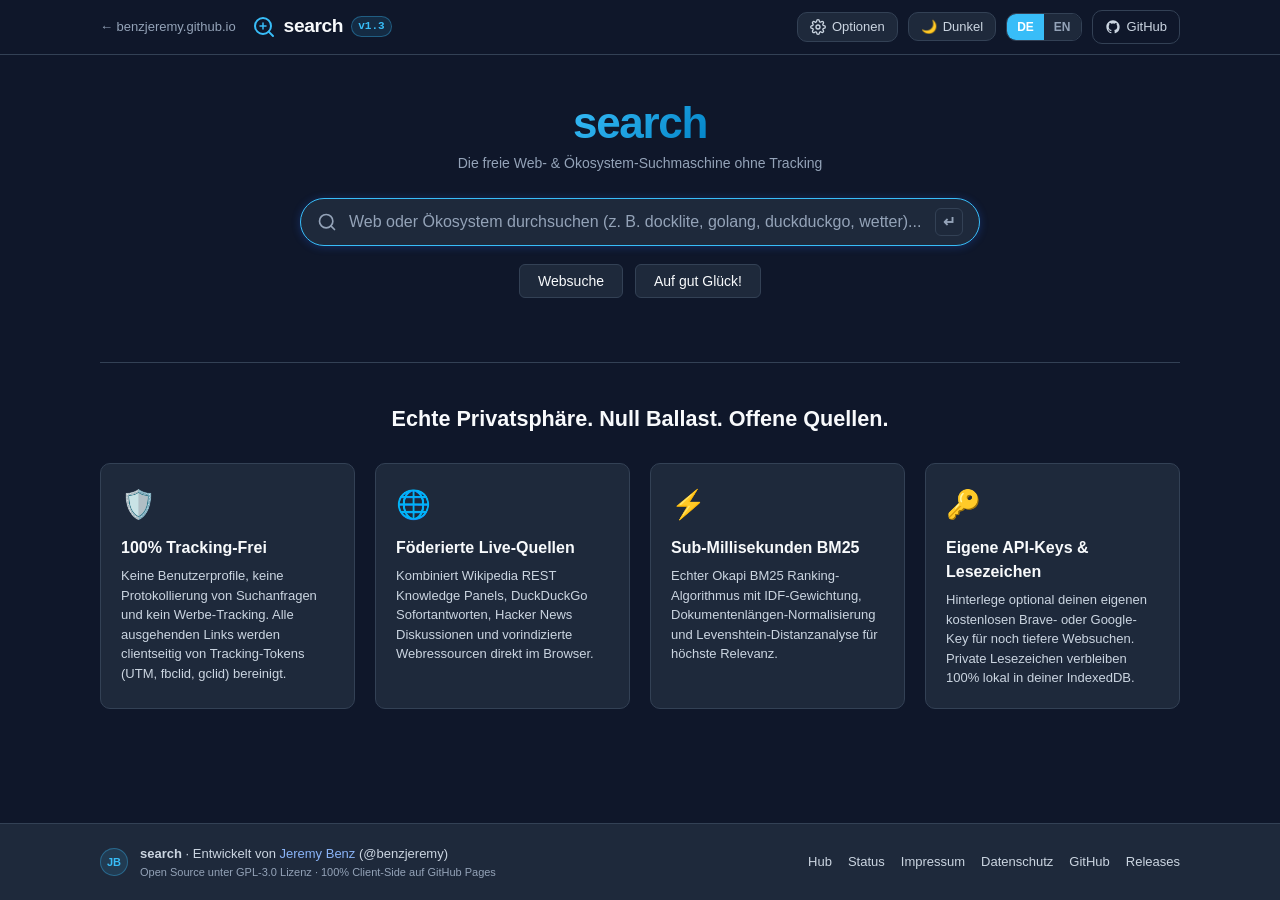
<file: internal/web/index.html>
<!DOCTYPE html>
<html lang="de" data-theme="dark">
<head>
  <meta charset="UTF-8">
  <meta name="viewport" content="width=device-width, initial-scale=1.0">
  <title>search — Offene Web- & Ökosystem-Suchmaschine</title>
  <meta name="description" content="search: Die blitzschnelle, datenschutzfreundliche Web-Suchmaschine von Jeremy Benz. Föderierte Websuche, Wikipedia Knowledge Cards, Okapi BM25 Ranking, Zero Tracking und IndexedDB Lesezeichentresor.">
  
  <meta property="og:type" content="website">
  <meta property="og:title" content="search — Offene Web- & Ökosystem-Suchmaschine">
  <meta property="og:description" content="Föderierte Websuche, Wikipedia Knowledge Cards, DuckDuckGo & Hacker News Integration, Okapi BM25 Ranking und 100% Zero Tracking.">
  <meta property="og:url" content="https://benzjeremy.github.io/search/">
  
  <meta name="twitter:card" content="summary">
  <meta name="twitter:title" content="search — Privacy-First Web Search Engine">
  <meta name="twitter:description" content="Federated web search with Wikipedia knowledge cards, DuckDuckGo answers, BM25 ranking and zero tracking.">

  <link rel="icon" type="image/svg+xml" href="favicon.svg">
  <link rel="stylesheet" href="style.css">
</head>
<body>

  <!-- Site Header -->
  <header class="site-header">
    <div class="nav-container">
      <div class="nav-left">
        <a href="https://benzjeremy.github.io/" class="hub-back-link" title="Zurück zum Hauptprofil">
          ← benzjeremy.github.io
        </a>
        <a href="#" class="brand-link" id="brand-logo-link">
          <svg class="brand-icon" viewBox="0 0 24 24" fill="none" stroke="currentColor" stroke-width="2" stroke-linecap="round" stroke-linejoin="round">
            <circle cx="11" cy="11" r="8"></circle>
            <line x1="21" y1="21" x2="16.65" y2="16.65"></line>
            <line x1="11" y1="8" x2="11" y2="14" stroke="currentColor" stroke-width="1.5"></line>
            <line x1="8" y1="11" x2="14" y2="11" stroke="currentColor" stroke-width="1.5"></line>
          </svg>
          <span class="brand-name">search</span>
          <span class="brand-ver">v1.3</span>
        </a>
      </div>

      <button class="mobile-toggle" id="mobile-toggle" aria-label="Menü umschalten" aria-expanded="false">☰</button>

      <nav class="main-nav" id="main-nav">
        <button type="button" class="nav-action-btn" id="btn-open-settings" title="Suchmaschinen-Einstellungen">
          <svg viewBox="0 0 24 24" width="16" height="16" fill="none" stroke="currentColor" stroke-width="2"><circle cx="12" cy="12" r="3"></circle><path d="M19.4 15a1.65 1.65 0 0 0 .33 1.82l.06.06a2 2 0 0 1 0 2.83 2 2 0 0 1-2.83 0l-.06-.06a1.65 1.65 0 0 0-1.82-.33 1.65 1.65 0 0 0-1 1.51V21a2 2 0 0 1-2 2 2 2 0 0 1-2-2v-.09A1.65 1.65 0 0 0 9 19.4a1.65 1.65 0 0 0-1.82.33l-.06.06a2 2 0 0 1-2.83 0 2 2 0 0 1 0-2.83l.06-.06a1.65 1.65 0 0 0 .33-1.82 1.65 1.65 0 0 0-1.51-1H3a2 2 0 0 1-2-2 2 2 0 0 1 2-2h.09A1.65 1.65 0 0 0 4.6 9a1.65 1.65 0 0 0-.33-1.82l-.06-.06a2 2 0 0 1 0-2.83 2 2 0 0 1 2.83 0l.06.06a1.65 1.65 0 0 0 1.82.33H9a1.65 1.65 0 0 0 1-1.51V3a2 2 0 0 1 2-2 2 2 0 0 1 2 2v.09a1.65 1.65 0 0 0 1 1.51 1.65 1.65 0 0 0 1.82-.33l.06-.06a2 2 0 0 1 2.83 0 2 2 0 0 1 0 2.83l-.06.06a1.65 1.65 0 0 0-.33 1.82V9a1.65 1.65 0 0 0 1.51 1H21a2 2 0 0 1 2 2 2 2 0 0 1-2 2h-.09a1.65 1.65 0 0 0-1.51 1z"></path></svg>
          <span data-lang-de="Optionen" data-lang-en="Settings">Optionen</span>
        </button>

        <button type="button" class="nav-action-btn" id="btn-theme-toggle" title="Design umschalten (Hell/Dunkel)">
          <span id="theme-icon">🌙</span>
          <span id="theme-label" data-lang-de="Dunkel" data-lang-en="Dark">Dunkel</span>
        </button>

        <div class="lang-switch" role="group" aria-label="Sprachauswahl">
          <button type="button" class="lang-btn active" id="lang-de-btn" onclick="setLang('de')">DE</button>
          <button type="button" class="lang-btn" id="lang-en-btn" onclick="setLang('en')">EN</button>
        </div>

        <a href="https://github.com/benzjeremy/search" target="_blank" rel="noopener noreferrer" class="github-nav-btn" title="Quellcode auf GitHub">
          <svg viewBox="0 0 24 24" width="16" height="16" fill="currentColor"><path d="M12 2C6.477 2 2 6.484 2 12.017c0 4.425 2.865 8.18 6.839 9.504.5.092.682-.217.682-.483 0-.237-.008-.868-.013-1.703-2.782.605-3.369-1.343-3.369-1.343-.454-1.158-1.11-1.466-1.11-1.466-.908-.62.069-.608.069-.608 1.003.07 1.53 1.032 1.53 1.032.892 1.53 2.341 1.088 2.91.832.092-.647.35-1.088.636-1.338-2.22-.253-4.555-1.113-4.555-4.951 0-1.093.39-1.988 1.029-2.688-.103-.253-.446-1.272.098-2.65 0 0 .84-.27 2.75 1.026A9.564 9.564 0 0112 6.844c.85.004 1.705.115 2.504.337 1.909-1.296 2.747-1.027 2.747-1.027.546 1.379.202 2.398.1 2.651.64.7 1.028 1.595 1.028 2.688 0 3.848-2.339 4.695-4.566 4.943.359.309.678.92.678 1.855 0 1.338-.012 2.419-.012 2.747 0 .268.18.58.688.482A10.019 10.019 0 0022 12.017C22 6.484 17.522 2 12 2z"/></svg>
          <span>GitHub</span>
        </a>
      </nav>
    </div>
  </header>

  <!-- Hero & Primary Search Engine -->
  <main class="main-content">
    <section class="search-hero">
      <div class="hero-brand">
        <h1 class="brand-title">
          <span class="brand-logo-text">search</span>
        </h1>
        <p class="brand-subtitle" data-lang-de="Die freie Web- &amp; Ökosystem-Suchmaschine ohne Tracking" data-lang-en="The open web &amp; ecosystem search engine without tracking">
          Die freie Web- &amp; Ökosystem-Suchmaschine ohne Tracking
        </p>
      </div>

      <!-- Search Input Container -->
      <div class="search-container">
        <form id="search-form" role="search" onsubmit="return false;">
          <div class="search-bar">
            <svg class="search-bar-icon" viewBox="0 0 24 24" fill="none" stroke="currentColor" stroke-width="2" stroke-linecap="round" stroke-linejoin="round">
              <circle cx="11" cy="11" r="8"></circle>
              <line x1="21" y1="21" x2="16.65" y2="16.65"></line>
            </svg>
            <input 
              type="text" 
              id="search-input" 
              class="search-input" 
              placeholder="Web oder Ökosystem durchsuchen (z. B. docklite, golang, duckduckgo, wetter)..."
              data-placeholder-de="Web oder Ökosystem durchsuchen (z. B. docklite, golang, duckduckgo, wetter)..."
              data-placeholder-en="Search web or ecosystem (e.g. docklite, golang, duckduckgo, weather)..."
              autofocus 
              autocomplete="off" 
              spellcheck="false"
              aria-label="Suchanfrage"
            >
            <button type="button" id="search-clear" class="search-clear-btn" title="Eingabe leeren" style="display:none;">✕</button>
            <button type="submit" id="search-enter-btn" class="search-enter-btn" title="Suchen (Enter)" aria-label="Suchen">↵</button>
          </div>
          <div class="hero-actions" id="hero-actions">
            <button type="submit" id="btn-hero-search" class="btn-google-action" data-lang-de="Websuche" data-lang-en="Search">Websuche</button>
            <button type="button" id="btn-hero-lucky" class="btn-google-action" data-lang-de="Auf gut Glück!" data-lang-en="I'm Feeling Lucky">Auf gut Glück!</button>
          </div>
        </form>

        <!-- Autocomplete Suggestions Dropdown -->
        <div class="suggestions-dropdown" id="suggestions-dropdown" style="display:none;"></div>
      </div>

    </section>

    <!-- Results Section (Hidden until user presses Enter) -->
    <section class="results-wrapper" id="results-wrapper" style="display:none;">
      <!-- Status & Latency Bar (Google style) -->
      <div class="results-status-bar">
        <div class="status-left">
          <span id="results-count"></span>
          <span class="status-latency" id="results-latency"></span>
        </div>
      </div>

      <!-- Two-Column Results Grid: Left = Web/Ecosystem Hits, Right = Knowledge Card -->
      <div class="results-layout">
        <div class="results-main" id="search-results">
          <!-- Injected via app.js -->
        </div>

        <aside class="results-sidebar" id="knowledge-sidebar" style="display:none;">
          <div class="knowledge-card" id="knowledge-card">
            <!-- Injected via app.js -->
          </div>
        </aside>
      </div>
    </section>

    <!-- Engineering & Privacy Philosophy Section -->
    <section class="info-section">
      <div class="info-container">
        <h2 class="info-heading" data-lang-de="Echte Privatsphäre. Null Ballast. Offene Quellen." data-lang-en="Genuine Privacy. Zero Bloat. Open Sources.">
          Echte Privatsphäre. Null Ballast. Offene Quellen.
        </h2>
        <div class="info-grid">
          <div class="info-card">
            <div class="info-card-icon">🛡️</div>
            <h3 data-lang-de="100% Tracking-Frei" data-lang-en="100% Tracking-Free">100% Tracking-Frei</h3>
            <p data-lang-de="Keine Benutzerprofile, keine Protokollierung von Suchanfragen und kein Werbe-Tracking. Alle ausgehenden Links werden clientseitig von Tracking-Tokens (UTM, fbclid, gclid) bereinigt." data-lang-en="Zero user profiling, zero query logging, and zero ad tracking. All outgoing links are sanitized client-side from tracking tokens (UTM, fbclid, gclid).">
              Keine Benutzerprofile, keine Protokollierung von Suchanfragen und kein Werbe-Tracking. Alle ausgehenden Links werden clientseitig von Tracking-Tokens (UTM, fbclid, gclid) bereinigt.
            </p>
          </div>

          <div class="info-card">
            <div class="info-card-icon">🌐</div>
            <h3 data-lang-de="Föderierte Live-Quellen" data-lang-en="Federated Live Sources">Föderierte Live-Quellen</h3>
            <p data-lang-de="Kombiniert Wikipedia REST Knowledge Panels, DuckDuckGo Sofortantworten, Hacker News Diskussionen und vorindizierte Webressourcen direkt im Browser." data-lang-en="Combines Wikipedia REST knowledge panels, DuckDuckGo instant answers, Hacker News discussions, and pre-indexed web resources directly inside your browser.">
              Kombiniert Wikipedia REST Knowledge Panels, DuckDuckGo Sofortantworten, Hacker News Diskussionen und vorindizierte Webressourcen direkt im Browser.
            </p>
          </div>

          <div class="info-card">
            <div class="info-card-icon">⚡</div>
            <h3 data-lang-de="Sub-Millisekunden BM25" data-lang-en="Sub-Millisecond BM25">Sub-Millisekunden BM25</h3>
            <p data-lang-de="Echter Okapi BM25 Ranking-Algorithmus mit IDF-Gewichtung, Dokumentenlängen-Normalisierung und Levenshtein-Distanzanalyse für höchste Relevanz." data-lang-en="Authentic Okapi BM25 ranking algorithm with IDF scoring, document length normalization, and Levenshtein typo compensation for pinpoint precision.">
              Echter Okapi BM25 Ranking-Algorithmus mit IDF-Gewichtung, Dokumentenlängen-Normalisierung und Levenshtein-Distanzanalyse für höchste Relevanz.
            </p>
          </div>

          <div class="info-card">
            <div class="info-card-icon">🔑</div>
            <h3 data-lang-de="Eigene API-Keys &amp; Lesezeichen" data-lang-en="Custom API Keys &amp; Bookmarks">Eigene API-Keys &amp; Lesezeichen</h3>
            <p data-lang-de="Hinterlege optional deinen eigenen kostenlosen Brave- oder Google-Key für noch tiefere Websuchen. Private Lesezeichen verbleiben 100% lokal in deiner IndexedDB." data-lang-en="Optionally plug in your own free Brave or Google search key for deeper web queries. Private bookmarks stay 100% locally in your IndexedDB.">
              Hinterlege optional deinen eigenen kostenlosen Brave- oder Google-Key für noch tiefere Websuchen. Private Lesezeichen verbleiben 100% lokal in deiner IndexedDB.
            </p>
          </div>
        </div>
      </div>
    </section>
  </main>

  <!-- Site Footer -->
  <footer class="site-footer">
    <div class="footer-container">
      <div class="footer-left">
        <div class="footer-avatar">JB</div>
        <div>
          <span><strong>search</strong> · <span data-lang-de="Entwickelt von" data-lang-en="Developed by">Entwickelt von</span> <a href="https://github.com/benzjeremy" target="_blank" rel="noopener noreferrer">Jeremy Benz</a> (@benzjeremy)</span>
          <div class="footer-meta" data-lang-de="Open Source unter GPL-3.0 Lizenz · 100% Client-Side auf GitHub Pages" data-lang-en="Open Source under GPL-3.0 License · 100% Client-Side on GitHub Pages">
            Open Source unter GPL-3.0 Lizenz · 100% Client-Side auf GitHub Pages
          </div>
        </div>
      </div>
      <div class="footer-links">
        <a href="https://benzjeremy.github.io/" data-lang-de="Hub" data-lang-en="Hub">Hub</a>
        <a href="https://benzjeremy.github.io/status/" target="_blank" rel="noopener noreferrer" data-lang-de="Status" data-lang-en="Status">Status</a>
        <a href="https://benzjeremy.github.io/impressum.html" data-lang-de="Impressum" data-lang-en="Legal Notice">Impressum</a>
        <a href="https://benzjeremy.github.io/datenschutz.html" data-lang-de="Datenschutz" data-lang-en="Privacy Policy">Datenschutz</a>
        <a href="https://github.com/benzjeremy/search" target="_blank" rel="noopener noreferrer">GitHub</a>
        <a href="https://github.com/benzjeremy/search/releases" target="_blank" rel="noopener noreferrer" data-lang-de="Releases" data-lang-en="Releases">Releases</a>
      </div>
    </div>
  </footer>

  <!-- Settings Modal (Web Sources, API Keys, Appearance) -->
  <div class="modal-overlay" id="settings-modal" role="dialog" aria-modal="true" aria-labelledby="settings-modal-title">
    <div class="modal-dialog">
      <div class="modal-header">
        <h3 class="modal-title" id="settings-modal-title" data-lang-de="⚙️ Suchmaschinen-Einstellungen" data-lang-en="⚙️ Search Engine Settings">
          ⚙️ Suchmaschinen-Einstellungen
        </h3>
        <button type="button" class="modal-close-btn" id="settings-modal-close" aria-label="Schließen">✕</button>
      </div>

      <div class="modal-body">
        <!-- Appearance & Language -->
        <div class="settings-group">
          <h4 class="settings-group-title" data-lang-de="Darstellung &amp; Sprache" data-lang-en="Appearance &amp; Language">Darstellung &amp; Sprache</h4>
          <div class="settings-row">
            <label for="setting-theme" data-lang-de="Farbschema" data-lang-en="Theme">Farbschema</label>
            <select id="setting-theme" class="form-select">
              <option value="dark" data-lang-de="Dunkel (Dark Mode)" data-lang-en="Dark Mode">Dunkel (Dark Mode)</option>
              <option value="light" data-lang-de="Hell (Light Mode)" data-lang-en="Light Mode">Hell (Light Mode)</option>
              <option value="auto" data-lang-de="Systemstandard" data-lang-en="System Default">Systemstandard</option>
            </select>
          </div>
          <div class="settings-row">
            <label for="setting-lang" data-lang-de="Sprache" data-lang-en="Language">Sprache</label>
            <select id="setting-lang" class="form-select">
              <option value="de">Deutsch (DE)</option>
              <option value="en">English (EN)</option>
            </select>
          </div>
        </div>

        <!-- Real Web Search Providers -->
        <div class="settings-group">
          <h4 class="settings-group-title" data-lang-de="Aktive Web-Suchquellen" data-lang-en="Active Web Search Sources">Aktive Web-Suchquellen</h4>
          <label class="checkbox-row">
            <input type="checkbox" id="setting-src-wiki" checked>
            <div>
              <strong data-lang-de="Wikipedia Knowledge Cards" data-lang-en="Wikipedia Knowledge Cards">Wikipedia Knowledge Cards</strong>
              <div class="setting-desc" data-lang-de="Direkte Zusammenfassungen, Bilder und Artikel-Links via Wikipedia REST API." data-lang-en="Instant summaries, images and article links via Wikipedia REST API.">
                Direkte Zusammenfassungen, Bilder und Artikel-Links via Wikipedia REST API.
              </div>
            </div>
          </label>
          <label class="checkbox-row">
            <input type="checkbox" id="setting-src-ddg" checked>
            <div>
              <strong data-lang-de="DuckDuckGo Instant Answers &amp; Topics" data-lang-en="DuckDuckGo Instant Answers &amp; Topics">DuckDuckGo Instant Answers &amp; Topics</strong>
              <div class="setting-desc" data-lang-de="Offizielle Webseiten-Links, Definitionen und verwandte Weblinks." data-lang-en="Official website links, instant definitions, and related topics.">
                Offizielle Webseiten-Links, Definitionen und verwandte Weblinks.
              </div>
            </div>
          </label>
          <label class="checkbox-row">
            <input type="checkbox" id="setting-src-hn" checked>
            <div>
              <strong data-lang-de="Hacker News Tech &amp; Developer Index" data-lang-en="Hacker News Tech &amp; Developer Index">Hacker News Tech &amp; Developer Index</strong>
              <div class="setting-desc" data-lang-de="Aktuelle Tech-Artikel, Open-Source Software und Diskussionen." data-lang-en="Top developer articles, open-source software, and discussions.">
                Aktuelle Tech-Artikel, Open-Source Software und Diskussionen.
              </div>
            </div>
          </label>
        </div>

        <!-- Optional Free API Keys for deeper web queries -->
        <div class="settings-group">
          <h4 class="settings-group-title" data-lang-de="Eigene API-Schlüssel (Optional &amp; 100% Lokal)" data-lang-en="Custom API Keys (Optional &amp; 100% Local)">Eigene API-Schlüssel (Optional &amp; 100% Lokal)</h4>
          <p class="setting-desc" style="margin-bottom: 12px;" data-lang-de="Kein Login erforderlich. Keys werden ausschließlich in deinem Browser (localStorage) gespeichert und niemals an Fremdserver übertragen." data-lang-en="No login required. Keys are stored strictly inside your browser (localStorage) and never transmitted to third parties.">
            Kein Login erforderlich. Keys werden ausschließlich in deinem Browser (localStorage) gespeichert und niemals an Fremdserver übertragen.
          </p>

          <div class="form-group">
            <label class="form-label" for="setting-brave-key">
              <span data-lang-de="Brave Search API Key (2.000 kostenlose Anfragen/Monat)" data-lang-en="Brave Search API Key (2,000 free queries/month)">Brave Search API Key (2.000 kostenlose Anfragen/Monat)</span>
              <a href="https://brave.com/search/api/" target="_blank" rel="noopener noreferrer" style="font-size:12px; margin-left:6px; color:var(--accent-primary);">Gratis Key holen ↗</a>
            </label>
            <input type="password" id="setting-brave-key" class="form-input" placeholder="BSA...">
          </div>

          <div class="form-group">
            <label class="form-label" for="setting-searxng-url">
              <span data-lang-de="Eigene SearXNG Instance URL" data-lang-en="Custom SearXNG Instance URL">Eigene SearXNG Instance URL</span>
              <span style="font-size:12px; color:var(--text-muted);">(z. B. https://searx.be)</span>
            </label>
            <input type="url" id="setting-searxng-url" class="form-input" placeholder="https://searx.be">
          </div>
        </div>

        <!-- Privacy & SafeSearch Protections -->
        <div class="settings-group">
          <h4 class="settings-group-title" data-lang-de="Datenschutz &amp; SafeSearch" data-lang-en="Privacy &amp; SafeSearch">Datenschutz &amp; SafeSearch</h4>
          <label class="checkbox-row">
            <input type="checkbox" id="setting-safesearch" checked>
            <div>
              <strong data-lang-de="SafeSearch (Inhaltsfilter)" data-lang-en="SafeSearch (Content Filter)">SafeSearch (Inhaltsfilter)</strong>
              <div class="setting-desc" data-lang-de="Filtert potenziell anstößige oder nicht jugendfreie Web-Inhalte automatisch aus den Ergebnissen." data-lang-en="Automatically filters potentially explicit or inappropriate web content from results.">
                Filtert potenziell anstößige oder nicht jugendfreie Web-Inhalte automatisch aus den Ergebnissen.
              </div>
            </div>
          </label>
          <label class="checkbox-row">
            <input type="checkbox" id="setting-strip-tracking" checked>
            <div>
              <strong data-lang-de="Tracking-Parameter automatisch aus Links entfernen" data-lang-en="Strip tracking parameters from URLs automatically">Tracking-Parameter automatisch aus Links entfernen</strong>
              <div class="setting-desc" data-lang-de="Entfernt utm_source, utm_campaign, fbclid, gclid und Referral-Tags vor dem Öffnen." data-lang-en="Removes utm_source, utm_campaign, fbclid, gclid and referral tags before opening.">
                Entfernt utm_source, utm_campaign, fbclid, gclid und Referral-Tags vor dem Öffnen.
              </div>
            </div>
          </label>
        </div>

        <!-- Private Bookmarks Management -->
        <div class="settings-group">
          <h4 class="settings-group-title" data-lang-de="Private Lesezeichen (IndexedDB)" data-lang-en="Private Bookmarks (IndexedDB)">Private Lesezeichen (IndexedDB)</h4>
          <p class="setting-desc" style="margin-bottom: 12px;" data-lang-de="Lesezeichen werden 100% lokal in deinem Browser gespeichert." data-lang-en="Bookmarks are saved 100% locally inside your browser.">
            Lesezeichen werden 100% lokal in deinem Browser gespeichert.
          </p>
          <div style="display:flex; gap:10px; flex-wrap:wrap;">
            <button type="button" class="btn-cancel" id="btn-add-bookmark" data-lang-de="＋ Lesezeichen anlegen" data-lang-en="＋ New Bookmark">＋ Lesezeichen anlegen</button>
            <button type="button" class="btn-cancel" id="btn-sync-bookmarks" data-lang-de="💾 Backup Export / Import" data-lang-en="💾 Backup Export / Import">💾 Backup Export / Import</button>
          </div>
        </div>
      </div>

      <div class="modal-footer">
        <button type="button" class="btn-cancel" id="settings-cancel-btn" data-lang-de="Schließen" data-lang-en="Close">Schließen</button>
        <button type="button" class="btn-primary-modal" id="settings-save-btn" data-lang-de="Einstellungen speichern" data-lang-en="Save Settings">Einstellungen speichern</button>
      </div>
    </div>
  </div>

  <!-- Add Bookmark Modal -->
  <div class="modal-overlay" id="bm-modal" role="dialog" aria-modal="true" aria-labelledby="bm-modal-title">
    <div class="modal-dialog">
      <div class="modal-header">
        <h3 class="modal-title" id="bm-modal-title" data-lang-de="🔒 Privates Lesezeichen hinzufügen" data-lang-en="🔒 Add Private Bookmark">🔒 Privates Lesezeichen hinzufügen</h3>
        <button type="button" class="modal-close-btn" id="bm-modal-close" aria-label="Schließen">✕</button>
      </div>
      <form id="bm-form">
        <div class="modal-body">
          <div class="form-group">
            <label class="form-label" for="bm-title" data-lang-de="Titel" data-lang-en="Title">Titel</label>
            <input type="text" id="bm-title" class="form-input" placeholder="z. B. Mein Notizen-Sheet" required>
          </div>
          <div class="form-group">
            <label class="form-label" for="bm-url">URL</label>
            <input type="url" id="bm-url" class="form-input" placeholder="https://..." required>
          </div>
          <div class="form-group">
            <label class="form-label" for="bm-tags" data-lang-de="Schlagwörter (kommagetrennt)" data-lang-en="Tags (comma-separated)">Schlagwörter (kommagetrennt)</label>
            <input type="text" id="bm-tags" class="form-input" placeholder="arbeit, dev, privat, docs">
          </div>
          <div class="form-group">
            <label class="form-label" for="bm-notes" data-lang-de="Notizen / Stichworte" data-lang-en="Notes / Keywords">Notizen / Stichworte</label>
            <textarea id="bm-notes" class="form-textarea" rows="3" placeholder="Persönliche Notizen zur Volltextsuche..."></textarea>
          </div>
        </div>
        <div class="modal-footer">
          <button type="button" class="btn-cancel" id="bm-cancel-btn" data-lang-de="Abbrechen" data-lang-en="Cancel">Abbrechen</button>
          <button type="submit" class="btn-primary-modal" data-lang-de="Lesezeichen sichern" data-lang-en="Save Bookmark">Lesezeichen sichern</button>
        </div>
      </form>
    </div>
  </div>

  <!-- Backup & Export Modal -->
  <div class="modal-overlay" id="sync-modal" role="dialog" aria-modal="true" aria-labelledby="sync-modal-title">
    <div class="modal-dialog">
      <div class="modal-header">
        <h3 class="modal-title" id="sync-modal-title" data-lang-de="💾 Lesezeichen Export / Import (IndexedDB)" data-lang-en="💾 Bookmarks Export / Import (IndexedDB)">💾 Lesezeichen Export / Import (IndexedDB)</h3>
        <button type="button" class="modal-close-btn" id="sync-modal-close" aria-label="Schließen">✕</button>
      </div>
      <div class="modal-body">
        <p class="setting-desc" style="margin-bottom: 12px;" data-lang-de="Deine Lesezeichen werden 100% lokal im Browser gespeichert. Du kannst hier ein vollständiges JSON-Backup exportieren oder einfügen." data-lang-en="Your bookmarks are stored 100% locally inside your browser. You can export or import a full JSON backup here.">
          Deine Lesezeichen werden 100% lokal im Browser gespeichert. Du kannst hier ein vollständiges JSON-Backup exportieren oder einfügen.
        </p>
        <div class="form-group">
          <textarea id="sync-json-area" class="form-textarea" rows="7" placeholder="JSON-Daten erscheinen hier beim Export oder hier einfügen..."></textarea>
        </div>
      </div>
      <div class="modal-footer">
        <button type="button" class="btn-cancel" id="btn-export-json" data-lang-de="Exportieren (Kopieren)" data-lang-en="Export (Copy)">Exportieren (Kopieren)</button>
        <button type="button" class="btn-primary-modal" id="btn-import-json" data-lang-de="Importieren" data-lang-en="Import">Importieren</button>
      </div>
    </div>
  </div>

  <script src="app.js"></script>
</body>
</html>
</file>
<file: internal/web/style.css>
/* ==================== GLOBAL THEME & VARIABLES ==================== */
:root {
  /* Common typography & dimensions */
  --font-sans: -apple-system, BlinkMacSystemFont, "Segoe UI", Roboto, Helvetica, Arial, sans-serif;
  --font-mono: ui-monospace, SFMono-Regular, Consolas, "Liberation Mono", Menlo, monospace;
  --radius-sm: 6px;
  --radius-md: 10px;
  --radius-lg: 16px;
  --radius-full: 9999px;
  --transition-fast: 0.15s ease;
  --max-width: 1120px;
}

/* Light Theme (Default Google/Startpage Clean Aesthetic) */
html[data-theme="light"] {
  --bg-page: #ffffff;
  --bg-surface: #f8fafc;
  --bg-card: #ffffff;
  --bg-card-hover: #f1f5f9;
  --bg-input: #ffffff;
  --border-subtle: #e2e8f0;
  --border-medium: #cbd5e1;
  --border-focus: #2563eb;
  
  --text-primary: #1e293b;
  --text-secondary: #475569;
  --text-muted: #64748b;
  
  --link-color: #1a0dab;
  --link-visited: #681da8;
  --link-hover: #1e40af;
  --url-breadcrumb: #4b5563;
  
  --accent-primary: #2563eb;
  --accent-primary-hover: #1d4ed8;
  --accent-surface: #eff6ff;
  --accent-border: #bfdbfe;
  
  --badge-ecosystem-bg: #e0f2fe;
  --badge-ecosystem-text: #0369a1;
  --badge-web-bg: #f1f5f9;
  --badge-web-text: #334155;
  --badge-wiki-bg: #fef3c7;
  --badge-wiki-text: #92400e;
  --badge-hn-bg: #ffedd5;
  --badge-hn-text: #c2410c;
  --badge-bm-bg: #dcfce7;
  --badge-bm-text: #15803d;

  --shadow-sm: 0 1px 2px rgba(0, 0, 0, 0.05);
  --shadow-search: 0 1px 6px rgba(32, 33, 36, 0.2);
  --shadow-card: 0 1px 3px rgba(0, 0, 0, 0.08), 0 1px 2px rgba(0, 0, 0, 0.04);
  --shadow-modal: 0 20px 25px -5px rgba(0, 0, 0, 0.1), 0 10px 10px -5px rgba(0, 0, 0, 0.04);
}

/* Dark Theme (Google Dark / Modern Slate Aesthetic) */
html[data-theme="dark"] {
  --bg-page: #0f172a;
  --bg-surface: #1e293b;
  --bg-card: #1e293b;
  --bg-card-hover: #273549;
  --bg-input: #1e293b;
  --border-subtle: #334155;
  --border-medium: #475569;
  --border-focus: #38bdf8;
  
  --text-primary: #f8fafc;
  --text-secondary: #cbd5e1;
  --text-muted: #94a3b8;
  
  --link-color: #8ab4f8;
  --link-visited: #c58af9;
  --link-hover: #bfdbfe;
  --url-breadcrumb: #94a3b8;
  
  --accent-primary: #38bdf8;
  --accent-primary-hover: #7dd3fc;
  --accent-surface: rgba(56, 189, 248, 0.12);
  --accent-border: rgba(56, 189, 248, 0.35);
  
  --badge-ecosystem-bg: rgba(56, 189, 248, 0.15);
  --badge-ecosystem-text: #38bdf8;
  --badge-web-bg: rgba(255, 255, 255, 0.08);
  --badge-web-text: #cbd5e1;
  --badge-wiki-bg: rgba(245, 158, 11, 0.15);
  --badge-wiki-text: #fbbf24;
  --badge-hn-bg: rgba(249, 115, 22, 0.15);
  --badge-hn-text: #fb923c;
  --badge-bm-bg: rgba(34, 197, 94, 0.15);
  --badge-bm-text: #4ade80;

  --shadow-sm: 0 1px 2px rgba(0, 0, 0, 0.4);
  --shadow-search: 0 2px 8px rgba(0, 0, 0, 0.5);
  --shadow-card: 0 4px 6px -1px rgba(0, 0, 0, 0.3);
  --shadow-modal: 0 25px 50px -12px rgba(0, 0, 0, 0.6);
}

/* ==================== BASE STYLES ==================== */
* {
  box-sizing: border-box;
  margin: 0;
  padding: 0;
}

html {
  scroll-behavior: smooth;
}

body {
  background-color: var(--bg-page);
  color: var(--text-primary);
  font-family: var(--font-sans);
  line-height: 1.5;
  -webkit-font-smoothing: antialiased;
  min-height: 100vh;
  display: flex;
  flex-direction: column;
  transition: background-color var(--transition-fast), color var(--transition-fast);
}

a {
  color: var(--link-color);
  text-decoration: none;
}

a:hover {
  text-decoration: underline;
}

/* ==================== HEADER & NAVIGATION ==================== */
.site-header {
  position: sticky;
  top: 0;
  z-index: 50;
  background-color: var(--bg-page);
  border-bottom: 1px solid var(--border-subtle);
  transition: background-color var(--transition-fast), border-color var(--transition-fast);
}

.nav-container {
  max-width: var(--max-width);
  margin: 0 auto;
  padding: 10px 20px;
  display: flex;
  align-items: center;
  justify-content: space-between;
}

.nav-left {
  display: flex;
  align-items: center;
  gap: 16px;
}

.hub-back-link {
  font-size: 13px;
  font-weight: 500;
  color: var(--text-muted);
  text-decoration: none;
  transition: color var(--transition-fast);
}

.hub-back-link:hover {
  color: var(--accent-primary);
  text-decoration: none;
}

.brand-link {
  display: flex;
  align-items: center;
  gap: 8px;
  color: var(--text-primary);
  text-decoration: none;
}

.brand-icon {
  width: 24px;
  height: 24px;
  color: var(--accent-primary);
}

.brand-name {
  font-size: 1.2rem;
  font-weight: 700;
  letter-spacing: -0.02em;
}

.brand-ver {
  font-size: 11px;
  font-weight: 600;
  font-family: var(--font-mono);
  background: var(--accent-surface);
  color: var(--accent-primary);
  border: 1px solid var(--accent-border);
  padding: 1px 6px;
  border-radius: var(--radius-full);
}

.main-nav {
  display: flex;
  align-items: center;
  gap: 10px;
}

.nav-action-btn {
  display: inline-flex;
  align-items: center;
  gap: 6px;
  background: var(--bg-surface);
  border: 1px solid var(--border-subtle);
  color: var(--text-secondary);
  padding: 6px 12px;
  border-radius: var(--radius-md);
  font-size: 13px;
  font-weight: 500;
  cursor: pointer;
  transition: all var(--transition-fast);
}

.nav-action-btn:hover {
  background: var(--bg-card-hover);
  color: var(--text-primary);
  border-color: var(--border-medium);
}

.lang-switch {
  display: inline-flex;
  border: 1px solid var(--border-subtle);
  border-radius: var(--radius-md);
  overflow: hidden;
}

.lang-btn {
  background: var(--bg-surface);
  color: var(--text-muted);
  border: none;
  padding: 6px 10px;
  font-size: 12px;
  font-weight: 600;
  cursor: pointer;
  transition: all var(--transition-fast);
}

.lang-btn.active {
  background: var(--accent-primary);
  color: #ffffff;
}

.lang-btn:not(.active):hover {
  background: var(--bg-card-hover);
  color: var(--text-primary);
}

.github-nav-btn {
  display: inline-flex;
  align-items: center;
  gap: 6px;
  background: transparent;
  border: 1px solid var(--border-subtle);
  color: var(--text-secondary);
  padding: 6px 12px;
  border-radius: var(--radius-md);
  font-size: 13px;
  font-weight: 500;
  text-decoration: none;
  transition: all var(--transition-fast);
}

.github-nav-btn:hover {
  background: var(--bg-card-hover);
  color: var(--text-primary);
  text-decoration: none;
}

.mobile-toggle {
  display: none;
  background: transparent;
  border: 1px solid var(--border-subtle);
  color: var(--text-primary);
  font-size: 18px;
  padding: 6px 10px;
  border-radius: var(--radius-sm);
  cursor: pointer;
}

/* ==================== MAIN HERO & SEARCH BAR ==================== */
.main-content {
  flex: 1;
  max-width: var(--max-width);
  width: 100%;
  margin: 0 auto;
  padding: 24px 20px 48px 20px;
}

.search-hero {
  max-width: 680px;
  margin: 20px auto 32px auto;
  text-align: center;
}

.hero-brand {
  margin-bottom: 24px;
}

.brand-title {
  font-size: 2.75rem;
  font-weight: 700;
  letter-spacing: -0.03em;
  color: var(--text-primary);
  line-height: 1.1;
  margin-bottom: 6px;
}

.brand-logo-text {
  background: linear-gradient(135deg, var(--accent-primary) 0%, #0284c7 100%);
  -webkit-background-clip: text;
  -webkit-text-fill-color: transparent;
}

.brand-subtitle {
  font-size: 14px;
  color: var(--text-muted);
}

/* Search Bar Wrapper */
.search-container {
  position: relative;
  margin-bottom: 16px;
}

.search-bar {
  display: flex;
  align-items: center;
  background: var(--bg-input);
  border: 1px solid var(--border-subtle);
  border-radius: var(--radius-full);
  box-shadow: var(--shadow-search);
  padding: 6px 16px;
  transition: border-color var(--transition-fast), box-shadow var(--transition-fast);
}

.search-bar:focus-within {
  border-color: var(--border-focus);
  box-shadow: 0 1px 8px rgba(37, 99, 235, 0.3);
}

.search-bar-icon {
  width: 20px;
  height: 20px;
  color: var(--text-muted);
  flex-shrink: 0;
  margin-right: 12px;
}

.search-input {
  flex: 1;
  background: transparent;
  border: none;
  outline: none;
  color: var(--text-primary);
  font-size: 16px;
  font-family: inherit;
  padding: 8px 0;
}

.search-input::placeholder {
  color: var(--text-muted);
}

.search-clear-btn {
  background: transparent;
  border: none;
  color: var(--text-muted);
  font-size: 14px;
  width: 24px;
  height: 24px;
  border-radius: 50%;
  cursor: pointer;
  display: flex;
  align-items: center;
  justify-content: center;
  margin-right: 8px;
}

.search-clear-btn:hover {
  background: var(--bg-card-hover);
  color: var(--text-primary);
}

.search-enter-btn {
  background: var(--bg-surface);
  border: 1px solid var(--border-subtle);
  color: var(--text-muted);
  font-size: 15px;
  font-family: inherit;
  font-weight: 700;
  width: 28px;
  height: 28px;
  border-radius: var(--radius-sm);
  display: flex;
  align-items: center;
  justify-content: center;
  cursor: pointer;
  transition: all var(--transition-fast);
  padding: 0;
  line-height: 1;
}

.search-enter-btn:hover {
  background: var(--accent-primary);
  border-color: var(--accent-primary);
  color: #ffffff;
}

/* Autocomplete Suggestions Dropdown */
.suggestions-dropdown {
  position: absolute;
  top: calc(100% + 4px);
  left: 0;
  right: 0;
  background: var(--bg-card);
  border: 1px solid var(--border-subtle);
  border-radius: var(--radius-lg);
  box-shadow: var(--shadow-modal);
  z-index: 40;
  overflow: hidden;
  text-align: left;
}

.suggestion-item {
  display: flex;
  align-items: center;
  gap: 12px;
  padding: 10px 16px;
  color: var(--text-primary);
  font-size: 14px;
  cursor: pointer;
  transition: background var(--transition-fast);
}

.suggestion-item:hover,
.suggestion-item.selected {
  background: var(--bg-card-hover);
  color: var(--accent-primary);
}

.suggestion-icon {
  width: 16px;
  height: 16px;
  color: var(--text-muted);
  flex-shrink: 0;
}

/* ==================== RESULTS LAYOUT ==================== */
.results-wrapper {
  margin-top: 10px;
}

.results-status-bar {
  display: flex;
  align-items: center;
  justify-content: flex-start;
  gap: 16px;
  padding-bottom: 12px;
  margin-bottom: 16px;
  border-bottom: 1px solid var(--border-subtle);
  font-size: 13px;
  color: var(--text-muted);
}

.status-latency {
  color: var(--accent-primary);
  font-weight: 600;
  margin-left: 10px;
}

.btn-sm-action {
  background: var(--bg-surface);
  border: 1px solid var(--border-subtle);
  color: var(--text-secondary);
  padding: 4px 10px;
  border-radius: var(--radius-sm);
  font-size: 12px;
  cursor: pointer;
  transition: all var(--transition-fast);
}

.btn-sm-action:hover {
  background: var(--bg-card-hover);
  color: var(--text-primary);
}

/* Grid Layout: Main results left, Knowledge Card right */
.results-layout {
  display: grid;
  grid-template-columns: minmax(0, 1fr) 340px;
  gap: 32px;
  align-items: start;
}

/* Google-Style Center Action Buttons */
.hero-actions {
  display: flex;
  align-items: center;
  justify-content: center;
  gap: 12px;
  margin-top: 18px;
}

.btn-google-action {
  background: var(--bg-surface);
  border: 1px solid var(--border-subtle);
  color: var(--text-primary);
  font-size: 14px;
  font-family: inherit;
  font-weight: 500;
  padding: 8px 18px;
  border-radius: var(--radius-sm);
  cursor: pointer;
  transition: all var(--transition-fast);
}

.btn-google-action:hover {
  background: var(--bg-card-hover);
  border-color: var(--text-muted);
  box-shadow: 0 1px 3px rgba(0, 0, 0, 0.12);
}

/* Active Search View (Google Results Layout Mode) */
.main-content.has-results .search-hero {
  margin: 10px 0 16px 0;
  max-width: 680px;
  text-align: left;
}

.main-content.has-results .hero-brand {
  display: none;
}

.main-content.has-results .hero-actions {
  display: none;
}

.main-content.has-results .info-section {
  display: none;
}

.results-main {
  display: flex;
  flex-direction: column;
  gap: 26px;
}

/* Single Result Item (Authentic Google Style) */
.result-item {
  background: transparent;
  text-align: left;
}

.result-header {
  display: flex;
  align-items: center;
  gap: 8px;
  margin-bottom: 2px;
}

.result-favicon {
  width: 16px;
  height: 16px;
  border-radius: 2px;
  object-fit: contain;
}

.result-breadcrumb {
  font-size: 13px;
  color: var(--text-muted);
  white-space: nowrap;
  overflow: hidden;
  text-overflow: ellipsis;
  max-width: 550px;
}

.result-verified-badge {
  font-size: 11px;
  color: #16a34a;
  background: rgba(34, 197, 94, 0.12);
  border: 1px solid rgba(34, 197, 94, 0.25);
  padding: 1px 7px;
  border-radius: 4px;
  font-weight: 600;
}

.result-title {
  font-size: 20px;
  font-weight: 400;
  color: var(--link-color);
  line-height: 1.3;
  display: inline-block;
  margin-bottom: 4px;
  text-decoration: none;
}

.result-title:hover {
  text-decoration: underline;
}

.result-snippet {
  font-size: 14px;
  color: var(--text-secondary);
  line-height: 1.58;
  word-break: break-word;
}

.result-snippet mark {
  background: rgba(254, 240, 138, 0.4);
  color: inherit;
  font-weight: 600;
  padding: 0 2px;
  border-radius: 2px;
}

html[data-theme="dark"] .result-snippet mark {
  background: rgba(56, 189, 248, 0.25);
  color: #ffffff;
}

.result-actions {
  display: none;
}

/* Knowledge Card Panel (Right Sidebar) */
.results-sidebar {
  position: sticky;
  top: 76px;
}

.knowledge-card {
  background: var(--bg-surface);
  border: 1px solid var(--border-subtle);
  border-radius: var(--radius-md);
  padding: 16px;
  box-shadow: var(--shadow-sm);
  text-align: left;
}

.knowledge-image {
  width: 100%;
  max-height: 200px;
  object-fit: cover;
  border-radius: var(--radius-sm);
  margin-bottom: 12px;
  border: 1px solid var(--border-subtle);
}

.knowledge-title {
  font-size: 1.25rem;
  font-weight: 700;
  color: var(--text-primary);
  margin-bottom: 2px;
}

.knowledge-subtitle {
  font-size: 12px;
  color: var(--text-muted);
  margin-bottom: 10px;
}

.knowledge-desc {
  font-size: 13px;
  color: var(--text-secondary);
  line-height: 1.55;
  margin-bottom: 12px;
}

.knowledge-footer {
  font-size: 12px;
  border-top: 1px solid var(--border-subtle);
  padding-top: 10px;
  display: flex;
  justify-content: space-between;
  align-items: center;
}

.knowledge-source {
  color: var(--text-muted);
}

/* Empty State */
.empty-state {
  text-align: center;
  padding: 48px 20px;
  background: var(--bg-surface);
  border: 1px dashed var(--border-subtle);
  border-radius: var(--radius-lg);
}

.empty-icon {
  font-size: 2.5rem;
  margin-bottom: 12px;
}

.empty-state h3 {
  font-size: 1.2rem;
  color: var(--text-primary);
  margin-bottom: 8px;
}

.empty-state p {
  font-size: 14px;
  color: var(--text-secondary);
  max-width: 500px;
  margin: 0 auto 16px auto;
}

/* ==================== INFO SECTION ==================== */
.info-section {
  margin-top: 64px;
  padding-top: 40px;
  border-top: 1px solid var(--border-subtle);
}

.info-container {
  max-width: var(--max-width);
  margin: 0 auto;
}

.info-heading {
  font-size: 1.35rem;
  font-weight: 700;
  color: var(--text-primary);
  text-align: center;
  margin-bottom: 28px;
}

.info-grid {
  display: grid;
  grid-template-columns: repeat(auto-fit, minmax(240px, 1fr));
  gap: 20px;
}

.info-card {
  background: var(--bg-surface);
  border: 1px solid var(--border-subtle);
  border-radius: var(--radius-md);
  padding: 20px;
  text-align: left;
}

.info-card-icon {
  font-size: 1.75rem;
  margin-bottom: 10px;
}

.info-card h3 {
  font-size: 1rem;
  font-weight: 600;
  color: var(--text-primary);
  margin-bottom: 6px;
}

.info-card p {
  font-size: 13px;
  color: var(--text-secondary);
  line-height: 1.5;
}

/* ==================== FOOTER ==================== */
.site-footer {
  background: var(--bg-surface);
  border-top: 1px solid var(--border-subtle);
  margin-top: auto;
  font-size: 13px;
  color: var(--text-secondary);
}

.footer-container {
  max-width: var(--max-width);
  margin: 0 auto;
  padding: 20px;
  display: flex;
  align-items: center;
  justify-content: space-between;
  flex-wrap: wrap;
  gap: 16px;
}

.footer-left {
  display: flex;
  align-items: center;
  gap: 12px;
}

.footer-avatar {
  width: 28px;
  height: 28px;
  border-radius: 50%;
  background: var(--accent-surface);
  color: var(--accent-primary);
  border: 1px solid var(--accent-border);
  display: flex;
  align-items: center;
  justify-content: center;
  font-weight: 700;
  font-size: 11px;
}

.footer-meta {
  font-size: 11px;
  color: var(--text-muted);
}

.footer-links {
  display: flex;
  align-items: center;
  gap: 16px;
  flex-wrap: wrap;
}

.footer-links a {
  color: var(--text-secondary);
  text-decoration: none;
  font-size: 13px;
}

.footer-links a:hover {
  color: var(--accent-primary);
  text-decoration: underline;
}

/* ==================== MODALS ==================== */
.modal-overlay {
  position: fixed;
  inset: 0;
  background: rgba(0, 0, 0, 0.6);
  backdrop-filter: blur(4px);
  -webkit-backdrop-filter: blur(4px);
  display: flex;
  align-items: center;
  justify-content: center;
  z-index: 1000;
  padding: 16px;
  opacity: 0;
  visibility: hidden;
  transition: opacity var(--transition-fast), visibility var(--transition-fast);
}

.modal-overlay.open {
  opacity: 1;
  visibility: visible;
}

.modal-dialog {
  background: var(--bg-card);
  border: 1px solid var(--border-subtle);
  border-radius: var(--radius-lg);
  box-shadow: var(--shadow-modal);
  width: 100%;
  max-width: 540px;
  max-height: 85vh;
  display: flex;
  flex-direction: column;
  overflow: hidden;
  position: relative;
}

.modal-header {
  padding: 16px 20px;
  border-bottom: 1px solid var(--border-subtle);
  display: flex;
  align-items: center;
  justify-content: space-between;
  flex-shrink: 0;
}

.modal-title {
  font-size: 1.1rem;
  font-weight: 600;
  color: var(--text-primary);
}

.modal-close-btn {
  background: transparent;
  border: none;
  color: var(--text-muted);
  font-size: 16px;
  cursor: pointer;
  padding: 4px;
}

.modal-close-btn:hover {
  color: var(--text-primary);
}

.modal-body {
  padding: 20px;
  overflow-y: auto;
  -webkit-overflow-scrolling: touch;
  display: flex;
  flex-direction: column;
  gap: 20px;
  text-align: left;
  flex: 1 1 auto;
  min-height: 0;
}

.settings-group {
  border-bottom: 1px solid var(--border-subtle);
  padding-bottom: 16px;
}

.settings-group:last-child {
  border-bottom: none;
  padding-bottom: 0;
}

.settings-group-title {
  font-size: 13px;
  font-weight: 600;
  color: var(--accent-primary);
  text-transform: uppercase;
  letter-spacing: 0.04em;
  margin-bottom: 12px;
}

.settings-row {
  display: flex;
  align-items: center;
  justify-content: space-between;
  margin-bottom: 10px;
}

.settings-row label {
  font-size: 14px;
  color: var(--text-primary);
}

.checkbox-row {
  display: flex;
  align-items: flex-start;
  gap: 12px;
  margin-bottom: 12px;
  cursor: pointer;
}

.checkbox-row input[type="checkbox"] {
  margin-top: 3px;
  accent-color: var(--accent-primary);
  cursor: pointer;
}

.setting-desc {
  font-size: 12px;
  color: var(--text-muted);
  line-height: 1.4;
  margin-top: 2px;
}

.form-group {
  margin-bottom: 12px;
}

.form-label {
  display: flex;
  align-items: center;
  justify-content: space-between;
  font-size: 13px;
  font-weight: 500;
  color: var(--text-primary);
  margin-bottom: 6px;
}

.form-input,
.form-select,
.form-textarea {
  width: 100%;
  background: var(--bg-surface);
  border: 1px solid var(--border-subtle);
  border-radius: var(--radius-sm);
  color: var(--text-primary);
  font-family: inherit;
  font-size: 14px;
  padding: 8px 12px;
  transition: border-color var(--transition-fast);
}

.form-input:focus,
.form-select:focus,
.form-textarea:focus {
  outline: none;
  border-color: var(--border-focus);
}

.modal-footer {
  padding: 14px 20px;
  border-top: 1px solid var(--border-subtle);
  display: flex;
  align-items: center;
  justify-content: flex-end;
  gap: 10px;
  background: var(--bg-surface);
  flex-shrink: 0;
  position: sticky;
  bottom: 0;
  z-index: 10;
}

.btn-cancel {
  background: transparent;
  border: 1px solid var(--border-subtle);
  color: var(--text-secondary);
  padding: 8px 14px;
  border-radius: var(--radius-sm);
  font-size: 13px;
  cursor: pointer;
}

.btn-cancel:hover {
  background: var(--bg-card-hover);
  color: var(--text-primary);
}

.btn-primary-modal {
  background: var(--accent-primary);
  border: 1px solid transparent;
  color: #ffffff;
  padding: 8px 16px;
  border-radius: var(--radius-sm);
  font-size: 13px;
  font-weight: 500;
  cursor: pointer;
}

.btn-primary-modal:hover {
  background: var(--accent-primary-hover);
}

/* ==================== RESPONSIVE DESIGN ==================== */
@media (max-width: 860px) {
  .results-layout {
    grid-template-columns: 1fr;
    gap: 24px;
  }
  
  .results-sidebar {
    position: static;
    order: -1;
  }
}

@media (max-width: 640px) {
  .nav-container {
    padding: 10px 14px;
  }

  .mobile-toggle {
    display: block;
  }

  .main-nav {
    display: none;
    position: absolute;
    top: 100%;
    left: 0;
    right: 0;
    background: var(--bg-card);
    border-bottom: 1px solid var(--border-subtle);
    padding: 16px;
    flex-direction: column;
    align-items: stretch;
    box-shadow: var(--shadow-modal);
  }

  .main-nav.open {
    display: flex;
  }

  .nav-action-btn,
  .github-nav-btn {
    justify-content: center;
  }

  .lang-switch {
    width: 100%;
  }

  .lang-btn {
    flex: 1;
    text-align: center;
  }

  .brand-title {
    font-size: 2.1rem;
  }

  .search-buttons {
    flex-direction: column;
  }

  .btn-search-primary,
  .btn-search-secondary {
    width: 100%;
  }

  .category-tabs {
    justify-content: flex-start;
    overflow-x: auto;
    padding-bottom: 6px;
  }

  .category-tab {
    white-space: nowrap;
  }

  .footer-container {
    flex-direction: column;
    align-items: flex-start;
  }
}
</file>
